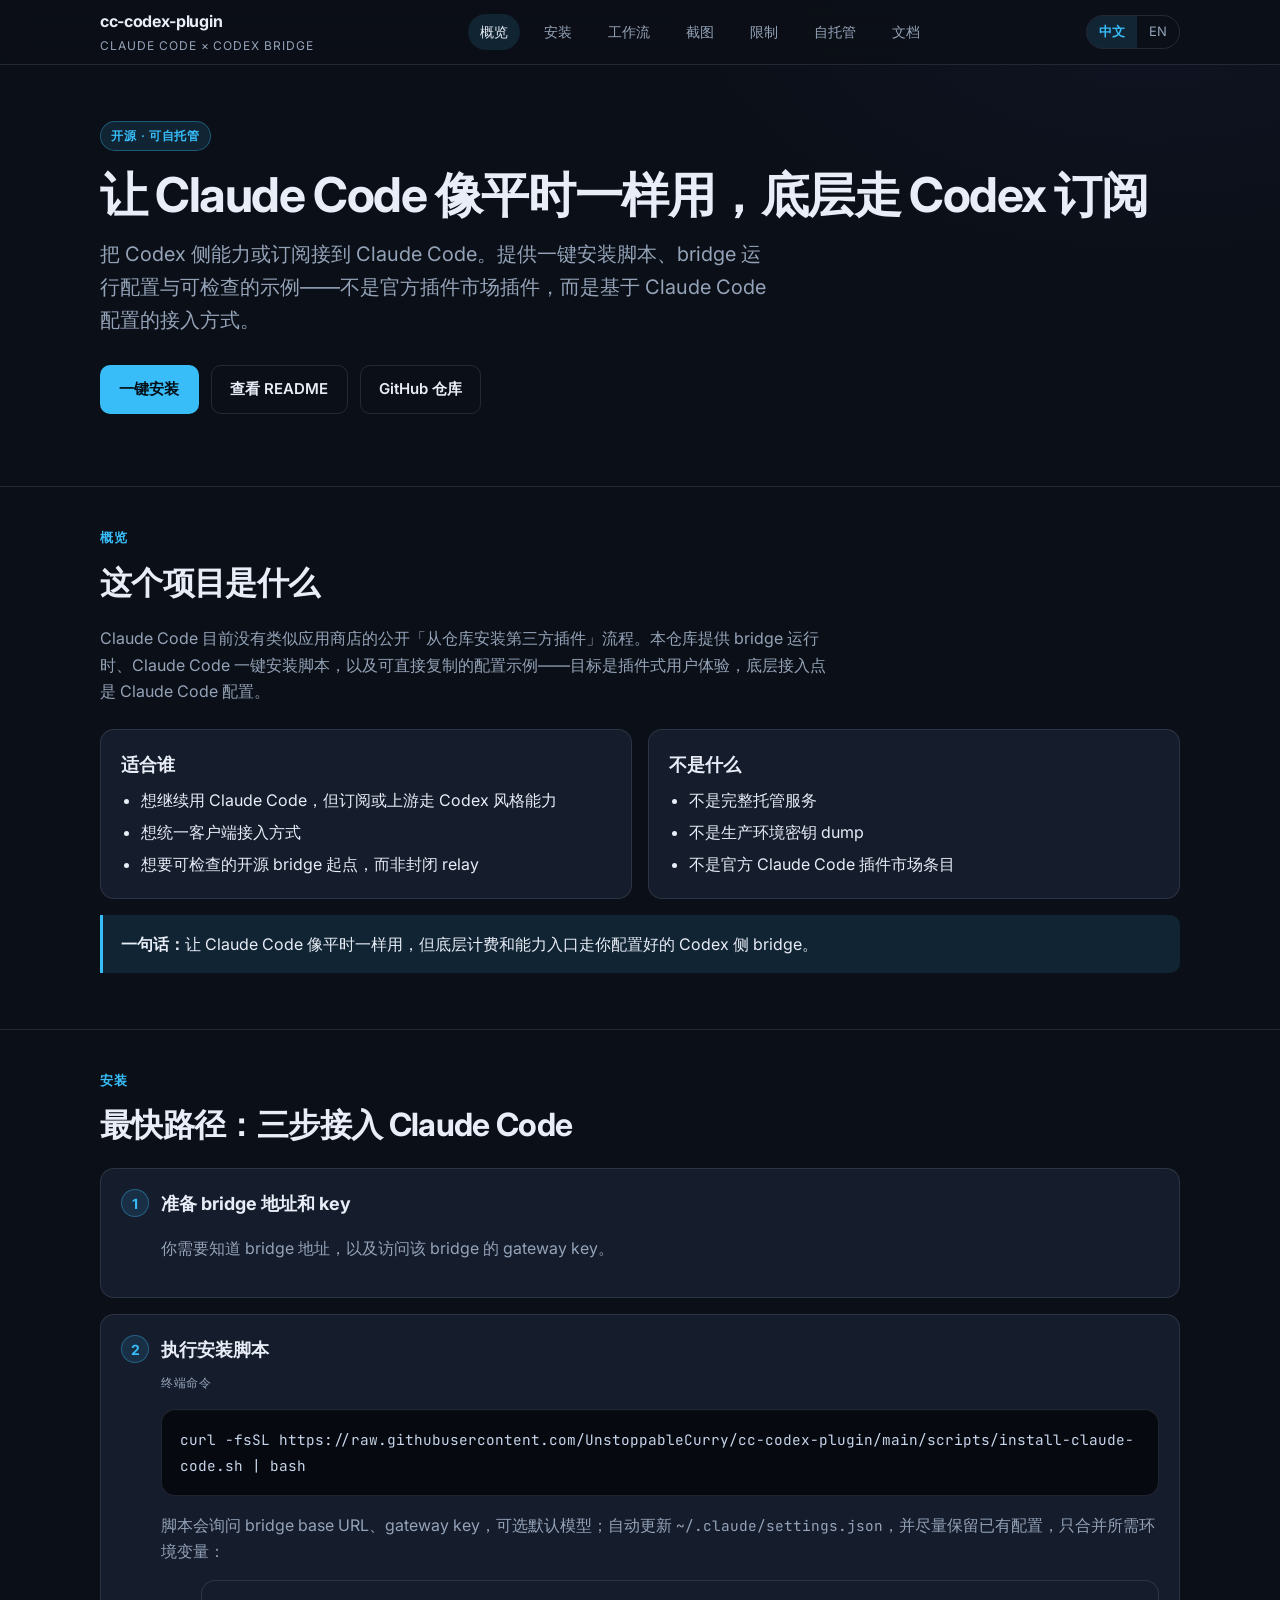
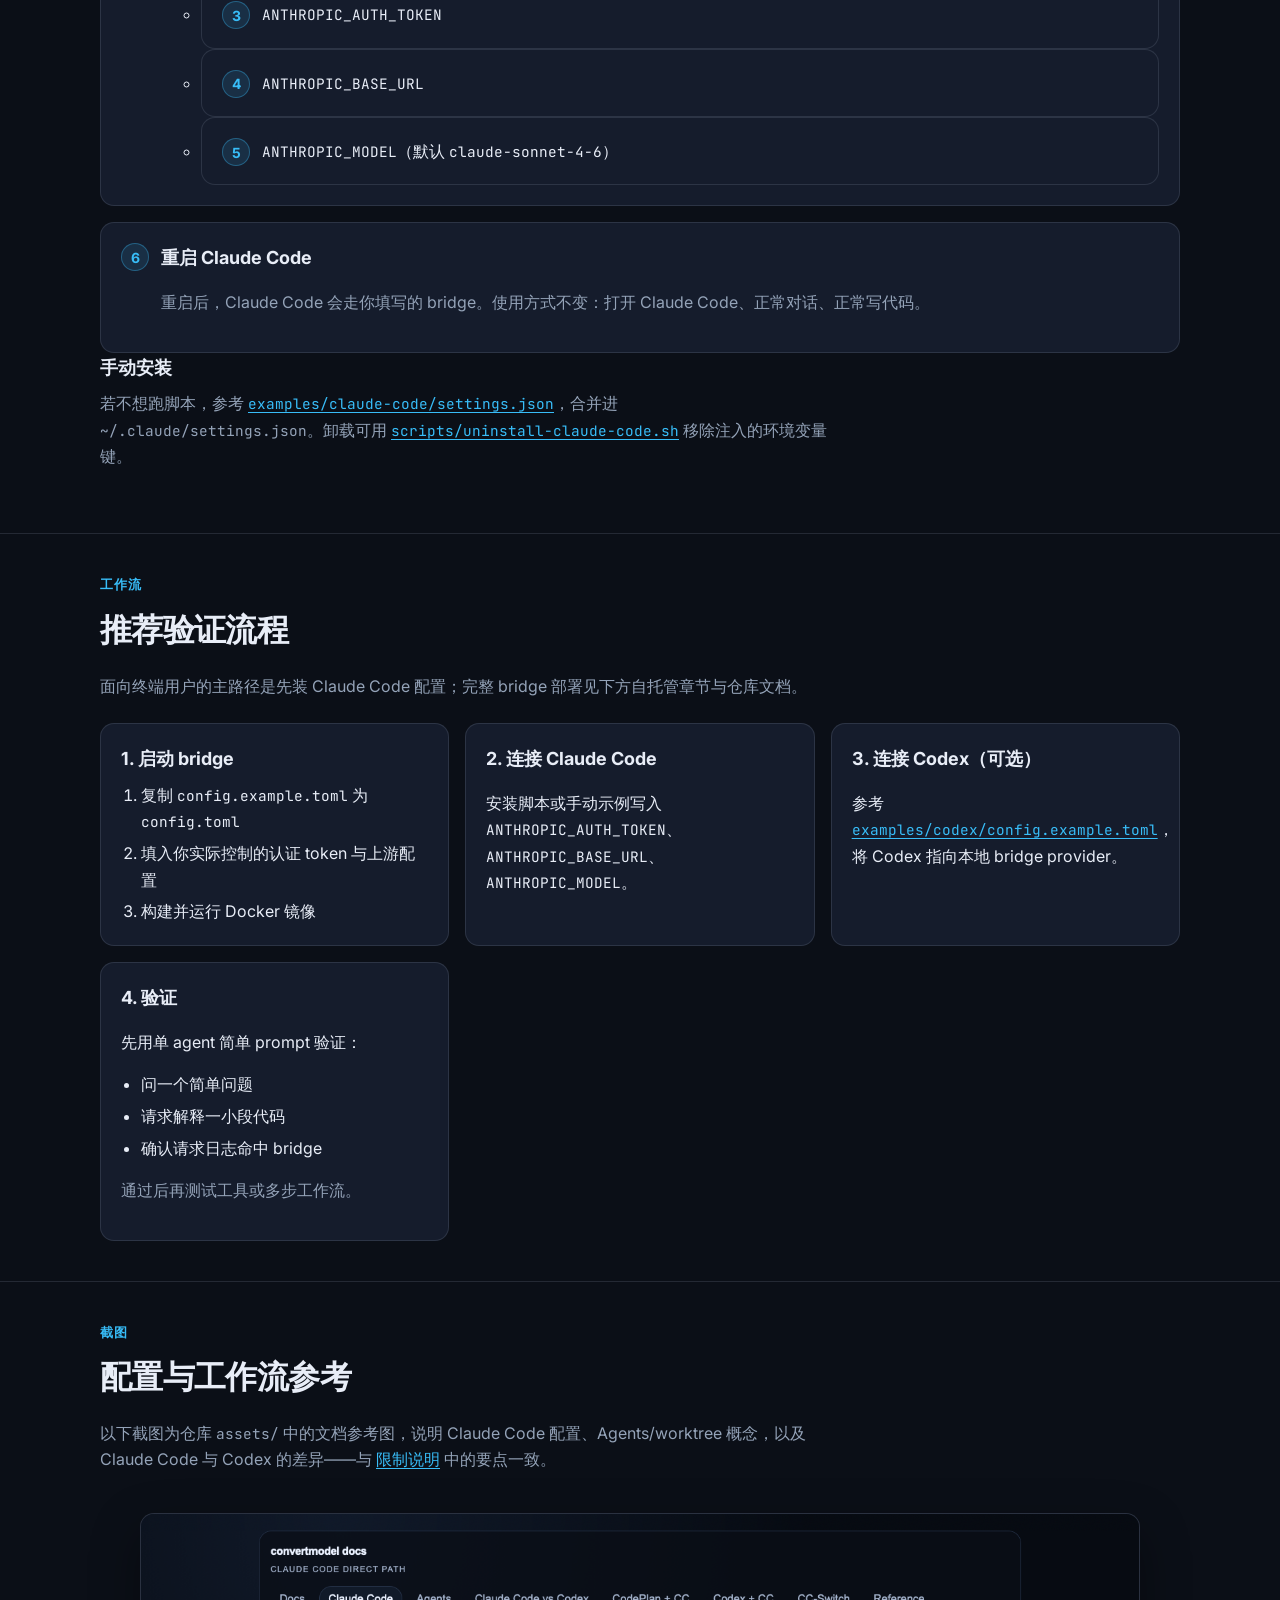
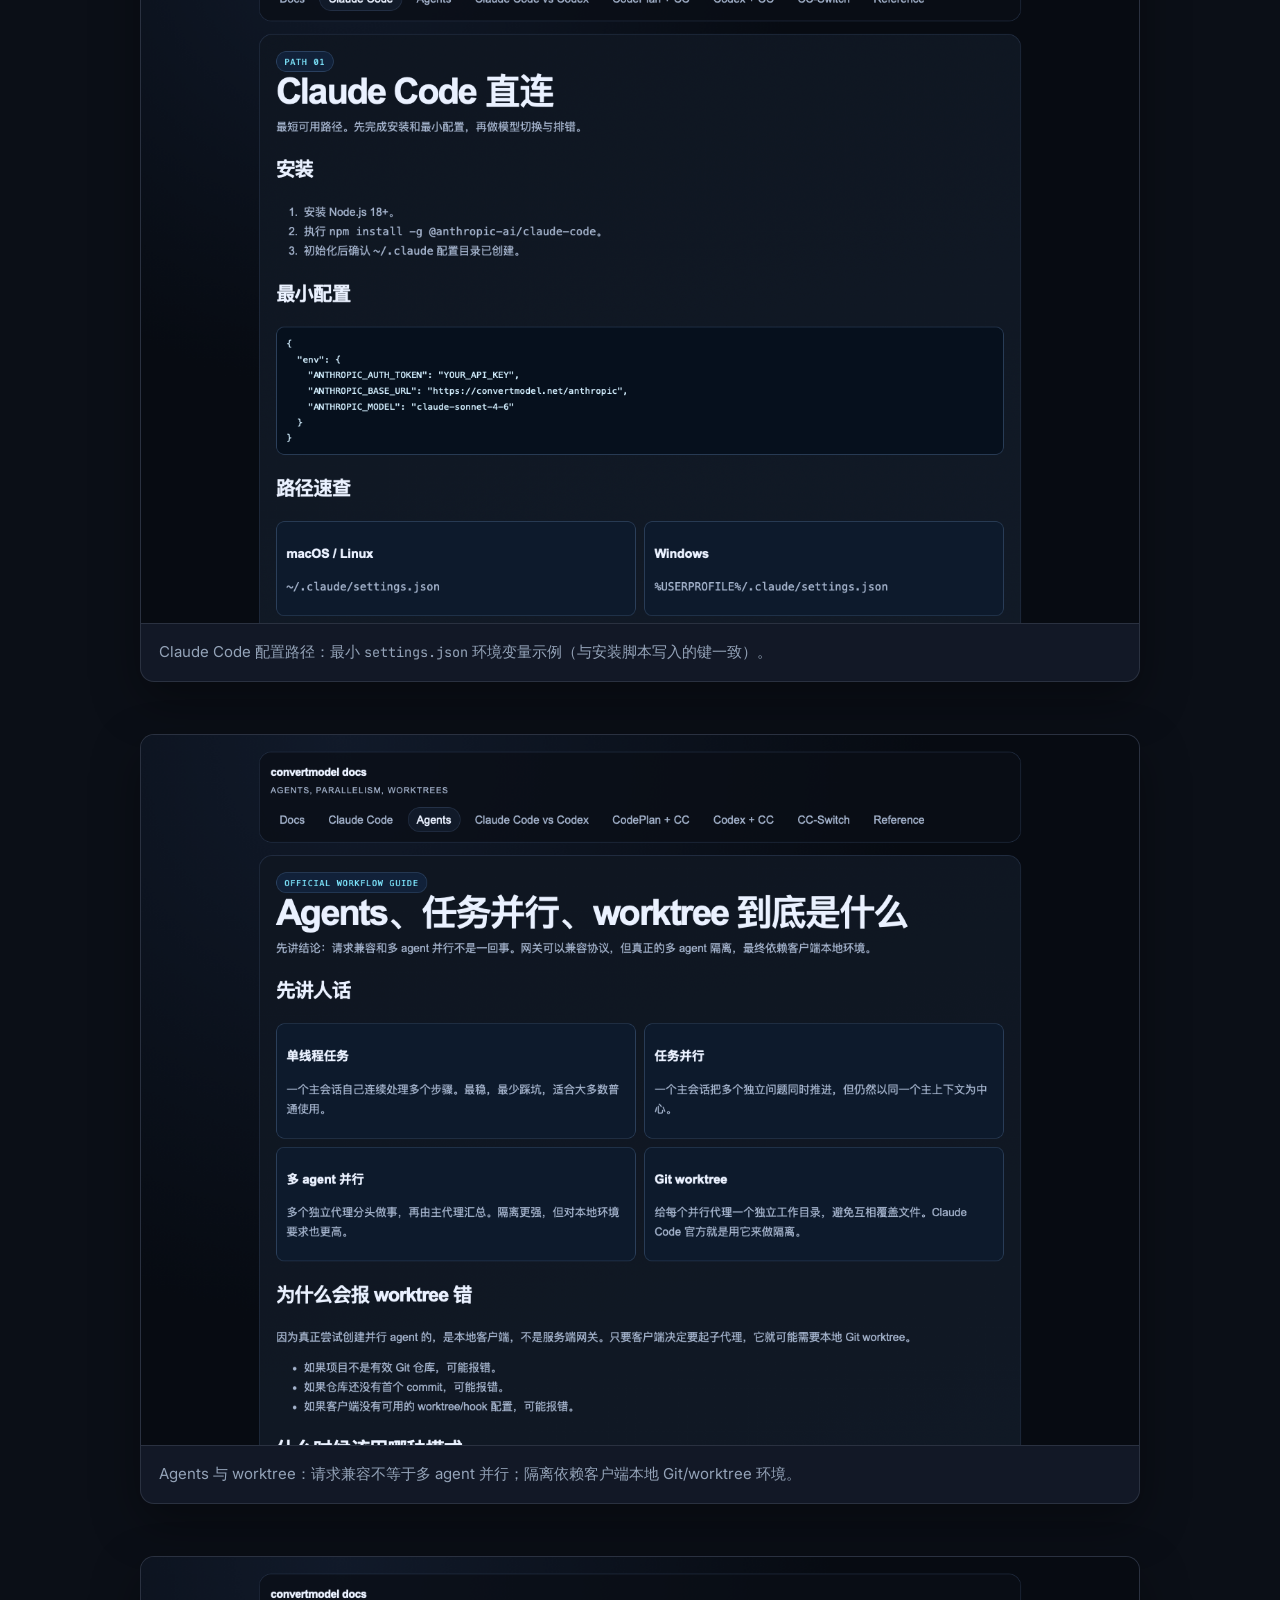
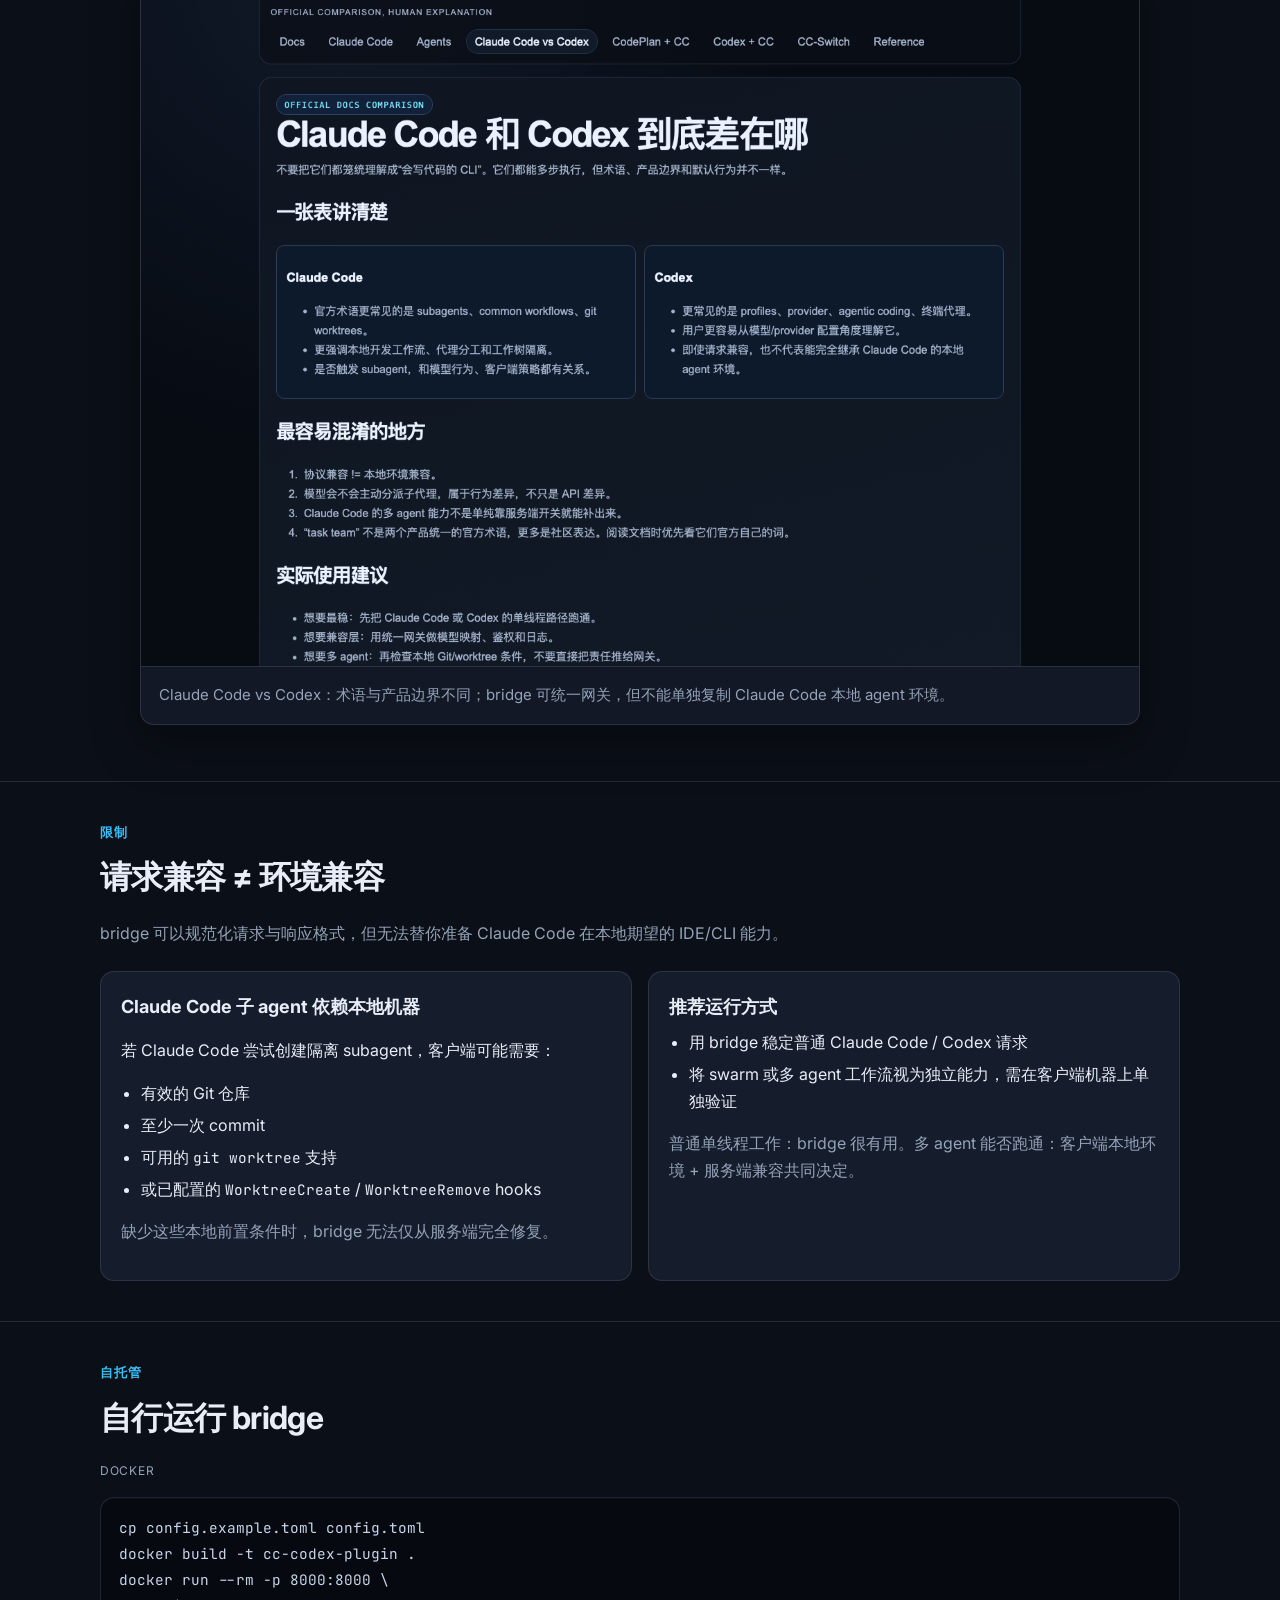
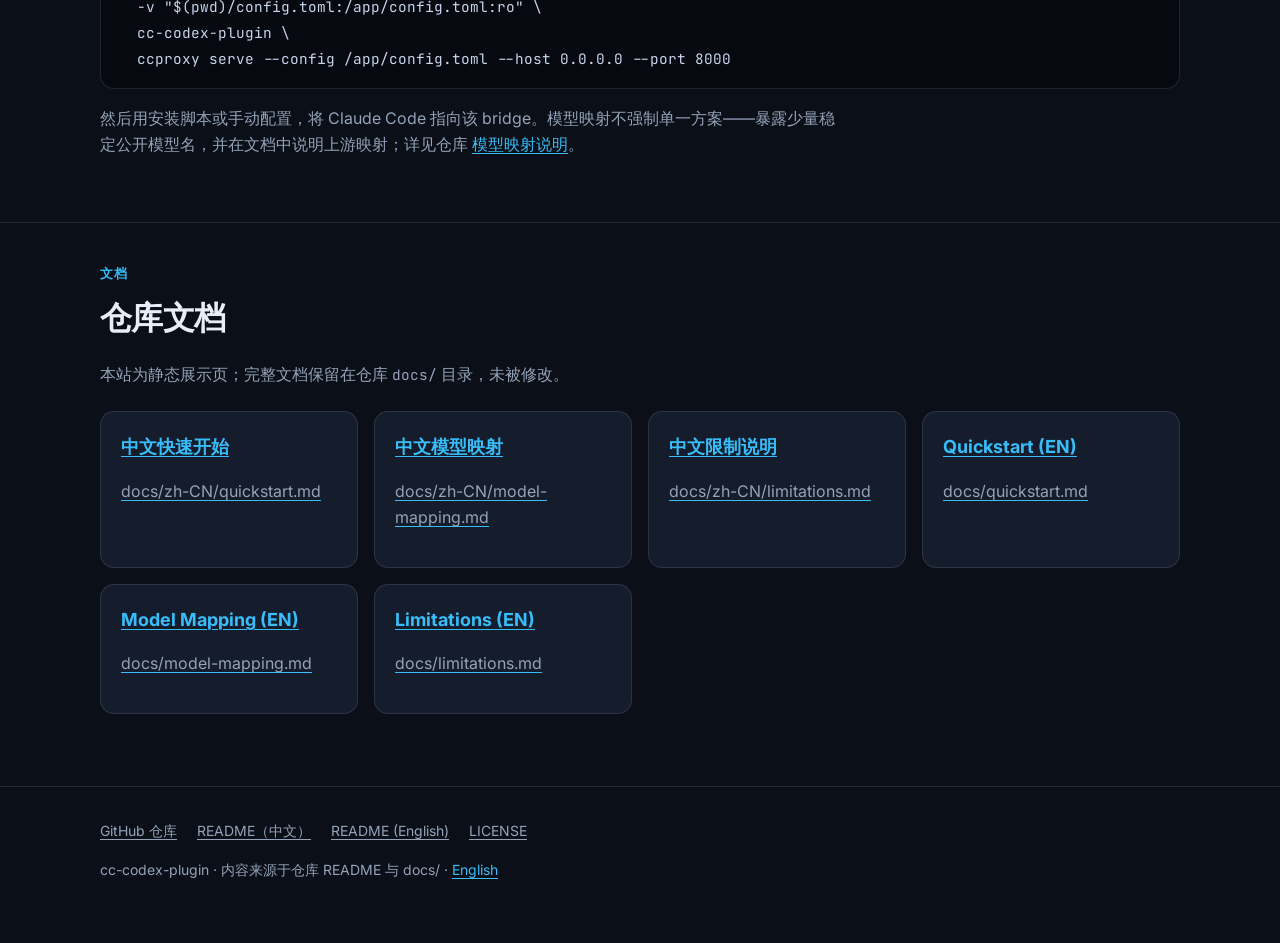
<file: site/index.html>
<!DOCTYPE html>
<html lang="zh-CN">
<head>
  <meta charset="UTF-8">
  <meta name="viewport" content="width=device-width, initial-scale=1">
  <title>cc-codex-plugin — 让 Claude Code 走 Codex 订阅</title>
  <meta name="description" content="cc-codex-plugin：一键安装脚本与 bridge 配置，让 Claude Code 继续像平时一样使用，底层走你配置的 Codex 侧 bridge。">
  <meta name="keywords" content="Claude Code,Codex,bridge,安装脚本,cc-codex-plugin">
  <link rel="canonical" href="https://unstoppablecurry.github.io/cc-codex-plugin/">
  <meta property="og:type" content="website">
  <meta property="og:title" content="cc-codex-plugin — 让 Claude Code 走 Codex 订阅">
  <meta property="og:description" content="一键安装 Claude Code 配置，接入 Codex 侧 bridge。开源、可自托管、文档完整。">
  <meta property="og:url" content="https://unstoppablecurry.github.io/cc-codex-plugin/">
  <meta property="og:locale" content="zh_CN">
  <meta property="og:locale:alternate" content="en_US">
  <meta name="twitter:card" content="summary_large_image">
  <link rel="alternate" hreflang="zh-CN" href="https://unstoppablecurry.github.io/cc-codex-plugin/">
  <link rel="alternate" hreflang="en" href="https://unstoppablecurry.github.io/cc-codex-plugin/en/">
  <link rel="preconnect" href="https://fonts.googleapis.com">
  <link rel="preconnect" href="https://fonts.gstatic.com" crossorigin>
  <link href="https://fonts.googleapis.com/css2?family=Inter:wght@400;600;700&family=JetBrains+Mono:wght@400;600&display=swap" rel="stylesheet">
  <link rel="stylesheet" href="css/style.css">
</head>
<body>
  <a class="skip-link" href="#main">跳到主要内容</a>

  <header class="site-header">
    <div class="container header-inner">
      <a class="brand" href="./" aria-label="cc-codex-plugin 首页">
        <span class="brand-name">cc-codex-plugin</span>
        <span class="brand-tag">Claude Code × Codex bridge</span>
      </a>
      <nav class="site-nav" aria-label="页面导航">
        <ul>
          <li><a href="#overview" aria-current="page">概览</a></li>
          <li><a href="#install">安装</a></li>
          <li><a href="#workflow">工作流</a></li>
          <li><a href="#screenshots">截图</a></li>
          <li><a href="#limitations">限制</a></li>
          <li><a href="#self-host">自托管</a></li>
          <li><a href="#docs">文档</a></li>
        </ul>
      </nav>
      <div class="lang-switch" role="navigation" aria-label="语言切换">
        <a href="./" aria-current="true" lang="zh-CN">中文</a>
        <a href="en/" lang="en">EN</a>
      </div>
    </div>
  </header>

  <main id="main">
    <section class="hero">
      <div class="container">
        <span class="badge">开源 · 可自托管</span>
        <h1>让 Claude Code 像平时一样用，底层走 Codex 订阅</h1>
        <p class="hero-lead">
          把 Codex 侧能力或订阅接到 Claude Code。提供一键安装脚本、bridge 运行配置与可检查的示例——不是官方插件市场插件，而是基于 Claude Code 配置的接入方式。
        </p>
        <div class="hero-actions">
          <a class="btn btn-primary" href="#install">一键安装</a>
          <a class="btn btn-secondary" href="https://github.com/UnstoppableCurry/cc-codex-plugin/blob/main/README.zh-CN.md">查看 README</a>
          <a class="btn btn-secondary" href="https://github.com/UnstoppableCurry/cc-codex-plugin">GitHub 仓库</a>
        </div>
      </div>
    </section>

    <section id="overview">
      <div class="container">
        <p class="section-label">概览</p>
        <h2>这个项目是什么</h2>
        <p class="section-intro">
          Claude Code 目前没有类似应用商店的公开「从仓库安装第三方插件」流程。本仓库提供 bridge 运行时、Claude Code 一键安装脚本，以及可直接复制的配置示例——目标是插件式用户体验，底层接入点是 Claude Code 配置。
        </p>
        <div class="grid-2">
          <article class="card">
            <h3>适合谁</h3>
            <ul>
              <li>想继续用 Claude Code，但订阅或上游走 Codex 风格能力</li>
              <li>想统一客户端接入方式</li>
              <li>想要可检查的开源 bridge 起点，而非封闭 relay</li>
            </ul>
          </article>
          <article class="card">
            <h3>不是什么</h3>
            <ul>
              <li>不是完整托管服务</li>
              <li>不是生产环境密钥 dump</li>
              <li>不是官方 Claude Code 插件市场条目</li>
            </ul>
          </article>
        </div>
        <div class="callout" role="note">
          <p><strong>一句话：</strong>让 Claude Code 像平时一样用，但底层计费和能力入口走你配置好的 Codex 侧 bridge。</p>
        </div>
      </div>
    </section>

    <section id="install">
      <div class="container">
        <p class="section-label">安装</p>
        <h2>最快路径：三步接入 Claude Code</h2>
        <ol class="steps">
          <li>
            <h3>准备 bridge 地址和 key</h3>
            <p class="card-muted">你需要知道 bridge 地址，以及访问该 bridge 的 gateway key。</p>
          </li>
          <li>
            <h3>执行安装脚本</h3>
            <span class="code-label">终端命令</span>
            <div class="code-block" role="region" aria-label="安装命令">
              <code>curl -fsSL https://raw.githubusercontent.com/UnstoppableCurry/cc-codex-plugin/main/scripts/install-claude-code.sh | bash</code>
            </div>
            <p class="card-muted">脚本会询问 bridge base URL、gateway key，可选默认模型；自动更新 <code>~/.claude/settings.json</code>，并尽量保留已有配置，只合并所需环境变量：</p>
            <ul>
              <li><code>ANTHROPIC_AUTH_TOKEN</code></li>
              <li><code>ANTHROPIC_BASE_URL</code></li>
              <li><code>ANTHROPIC_MODEL</code>（默认 <code>claude-sonnet-4-6</code>）</li>
            </ul>
          </li>
          <li>
            <h3>重启 Claude Code</h3>
            <p class="card-muted">重启后，Claude Code 会走你填写的 bridge。使用方式不变：打开 Claude Code、正常对话、正常写代码。</p>
          </li>
        </ol>
        <h3>手动安装</h3>
        <p class="section-intro">若不想跑脚本，参考 <a href="https://github.com/UnstoppableCurry/cc-codex-plugin/blob/main/examples/claude-code/settings.json"><code>examples/claude-code/settings.json</code></a>，合并进 <code>~/.claude/settings.json</code>。卸载可用 <a href="https://github.com/UnstoppableCurry/cc-codex-plugin/blob/main/scripts/uninstall-claude-code.sh"><code>scripts/uninstall-claude-code.sh</code></a> 移除注入的环境变量键。</p>
      </div>
    </section>

    <section id="workflow">
      <div class="container">
        <p class="section-label">工作流</p>
        <h2>推荐验证流程</h2>
        <p class="section-intro">面向终端用户的主路径是先装 Claude Code 配置；完整 bridge 部署见下方自托管章节与仓库文档。</p>
        <div class="grid-2">
          <article class="card">
            <h3>1. 启动 bridge</h3>
            <ol>
              <li>复制 <code>config.example.toml</code> 为 <code>config.toml</code></li>
              <li>填入你实际控制的认证 token 与上游配置</li>
              <li>构建并运行 Docker 镜像</li>
            </ol>
          </article>
          <article class="card">
            <h3>2. 连接 Claude Code</h3>
            <p>安装脚本或手动示例写入 <code>ANTHROPIC_AUTH_TOKEN</code>、<code>ANTHROPIC_BASE_URL</code>、<code>ANTHROPIC_MODEL</code>。</p>
          </article>
          <article class="card">
            <h3>3. 连接 Codex（可选）</h3>
            <p>参考 <a href="https://github.com/UnstoppableCurry/cc-codex-plugin/blob/main/examples/codex/config.example.toml"><code>examples/codex/config.example.toml</code></a>，将 Codex 指向本地 bridge provider。</p>
          </article>
          <article class="card">
            <h3>4. 验证</h3>
            <p>先用单 agent 简单 prompt 验证：</p>
            <ul>
              <li>问一个简单问题</li>
              <li>请求解释一小段代码</li>
              <li>确认请求日志命中 bridge</li>
            </ul>
            <p class="card-muted">通过后再测试工具或多步工作流。</p>
          </article>
        </div>
      </div>
    </section>

    <section id="screenshots">
      <div class="container">
        <p class="section-label">截图</p>
        <h2>配置与工作流参考</h2>
        <p class="section-intro">以下截图为仓库 <code>assets/</code> 中的文档参考图，说明 Claude Code 配置、Agents/worktree 概念，以及 Claude Code 与 Codex 的差异——与 <a href="https://github.com/UnstoppableCurry/cc-codex-plugin/blob/main/docs/zh-CN/limitations.md">限制说明</a> 中的要点一致。</p>
        <div class="gallery">
          <figure class="figure-card">
            <img src="assets/screenshot-claude-code.png" width="1200" height="675" alt="Claude Code 直连路径文档截图：展示 Node.js 安装、npm 全局安装 claude-code，以及 settings.json 中 ANTHROPIC_AUTH_TOKEN、ANTHROPIC_BASE_URL、ANTHROPIC_MODEL 环境变量最小配置示例" loading="lazy" decoding="async">
            <figcaption>Claude Code 配置路径：最小 <code>settings.json</code> 环境变量示例（与安装脚本写入的键一致）。</figcaption>
          </figure>
          <figure class="figure-card">
            <img src="assets/screenshot-agents.png" width="1200" height="675" alt="Agents 与工作流文档截图：说明单线程任务、任务并行、多 agent 并行与 Git worktree 隔离，以及本地 worktree 前置条件" loading="lazy" decoding="async">
            <figcaption>Agents 与 worktree：请求兼容不等于多 agent 并行；隔离依赖客户端本地 Git/worktree 环境。</figcaption>
          </figure>
          <figure class="figure-card">
            <img src="assets/screenshot-claude-vs-codex.png" width="1200" height="675" alt="Claude Code 与 Codex 对比文档截图：对比 subagents、worktrees 与 profiles、provider 等术语差异，强调协议兼容与本地环境兼容不是一回事" loading="lazy" decoding="async">
            <figcaption>Claude Code vs Codex：术语与产品边界不同；bridge 可统一网关，但不能单独复制 Claude Code 本地 agent 环境。</figcaption>
          </figure>
        </div>
      </div>
    </section>

    <section id="limitations">
      <div class="container">
        <p class="section-label">限制</p>
        <h2>请求兼容 ≠ 环境兼容</h2>
        <p class="section-intro">bridge 可以规范化请求与响应格式，但无法替你准备 Claude Code 在本地期望的 IDE/CLI 能力。</p>
        <div class="grid-2">
          <article class="card">
            <h3>Claude Code 子 agent 依赖本地机器</h3>
            <p>若 Claude Code 尝试创建隔离 subagent，客户端可能需要：</p>
            <ul>
              <li>有效的 Git 仓库</li>
              <li>至少一次 commit</li>
              <li>可用的 <code>git worktree</code> 支持</li>
              <li>或已配置的 <code>WorktreeCreate</code> / <code>WorktreeRemove</code> hooks</li>
            </ul>
            <p class="card-muted">缺少这些本地前置条件时，bridge 无法仅从服务端完全修复。</p>
          </article>
          <article class="card">
            <h3>推荐运行方式</h3>
            <ul>
              <li>用 bridge 稳定普通 Claude Code / Codex 请求</li>
              <li>将 swarm 或多 agent 工作流视为独立能力，需在客户端机器上单独验证</li>
            </ul>
            <p class="card-muted">普通单线程工作：bridge 很有用。多 agent 能否跑通：客户端本地环境 + 服务端兼容共同决定。</p>
          </article>
        </div>
      </div>
    </section>

    <section id="self-host">
      <div class="container">
        <p class="section-label">自托管</p>
        <h2>自行运行 bridge</h2>
        <span class="code-label">Docker</span>
        <div class="code-block" role="region" aria-label="自托管 bridge 命令">
          <code>cp config.example.toml config.toml
docker build -t cc-codex-plugin .
docker run --rm -p 8000:8000 \
  -v "$(pwd)/config.toml:/app/config.toml:ro" \
  cc-codex-plugin \
  ccproxy serve --config /app/config.toml --host 0.0.0.0 --port 8000</code>
        </div>
        <p class="section-intro">然后用安装脚本或手动配置，将 Claude Code 指向该 bridge。模型映射不强制单一方案——暴露少量稳定公开模型名，并在文档中说明上游映射；详见仓库 <a href="https://github.com/UnstoppableCurry/cc-codex-plugin/blob/main/docs/zh-CN/model-mapping.md">模型映射说明</a>。</p>
      </div>
    </section>

    <section id="docs">
      <div class="container">
        <p class="section-label">文档</p>
        <h2>仓库文档</h2>
        <p class="section-intro">本站为静态展示页；完整文档保留在仓库 <code>docs/</code> 目录，未被修改。</p>
        <div class="grid-3">
          <a class="card" href="https://github.com/UnstoppableCurry/cc-codex-plugin/blob/main/docs/zh-CN/quickstart.md">
            <h3>中文快速开始</h3>
            <p class="card-muted">docs/zh-CN/quickstart.md</p>
          </a>
          <a class="card" href="https://github.com/UnstoppableCurry/cc-codex-plugin/blob/main/docs/zh-CN/model-mapping.md">
            <h3>中文模型映射</h3>
            <p class="card-muted">docs/zh-CN/model-mapping.md</p>
          </a>
          <a class="card" href="https://github.com/UnstoppableCurry/cc-codex-plugin/blob/main/docs/zh-CN/limitations.md">
            <h3>中文限制说明</h3>
            <p class="card-muted">docs/zh-CN/limitations.md</p>
          </a>
          <a class="card" href="https://github.com/UnstoppableCurry/cc-codex-plugin/blob/main/docs/quickstart.md">
            <h3>Quickstart (EN)</h3>
            <p class="card-muted">docs/quickstart.md</p>
          </a>
          <a class="card" href="https://github.com/UnstoppableCurry/cc-codex-plugin/blob/main/docs/model-mapping.md">
            <h3>Model Mapping (EN)</h3>
            <p class="card-muted">docs/model-mapping.md</p>
          </a>
          <a class="card" href="https://github.com/UnstoppableCurry/cc-codex-plugin/blob/main/docs/limitations.md">
            <h3>Limitations (EN)</h3>
            <p class="card-muted">docs/limitations.md</p>
          </a>
        </div>
      </div>
    </section>
  </main>

  <footer class="site-footer">
    <div class="container">
      <nav class="footer-links" aria-label="外部链接">
        <a href="https://github.com/UnstoppableCurry/cc-codex-plugin">GitHub 仓库</a>
        <a href="https://github.com/UnstoppableCurry/cc-codex-plugin/blob/main/README.zh-CN.md">README（中文）</a>
        <a href="https://github.com/UnstoppableCurry/cc-codex-plugin/blob/main/README.md">README (English)</a>
        <a href="https://github.com/UnstoppableCurry/cc-codex-plugin/blob/main/LICENSE">LICENSE</a>
      </nav>
      <p>cc-codex-plugin · 内容来源于仓库 README 与 docs/ · <a href="en/">English</a></p>
    </div>
  </footer>
</body>
</html>
</file>
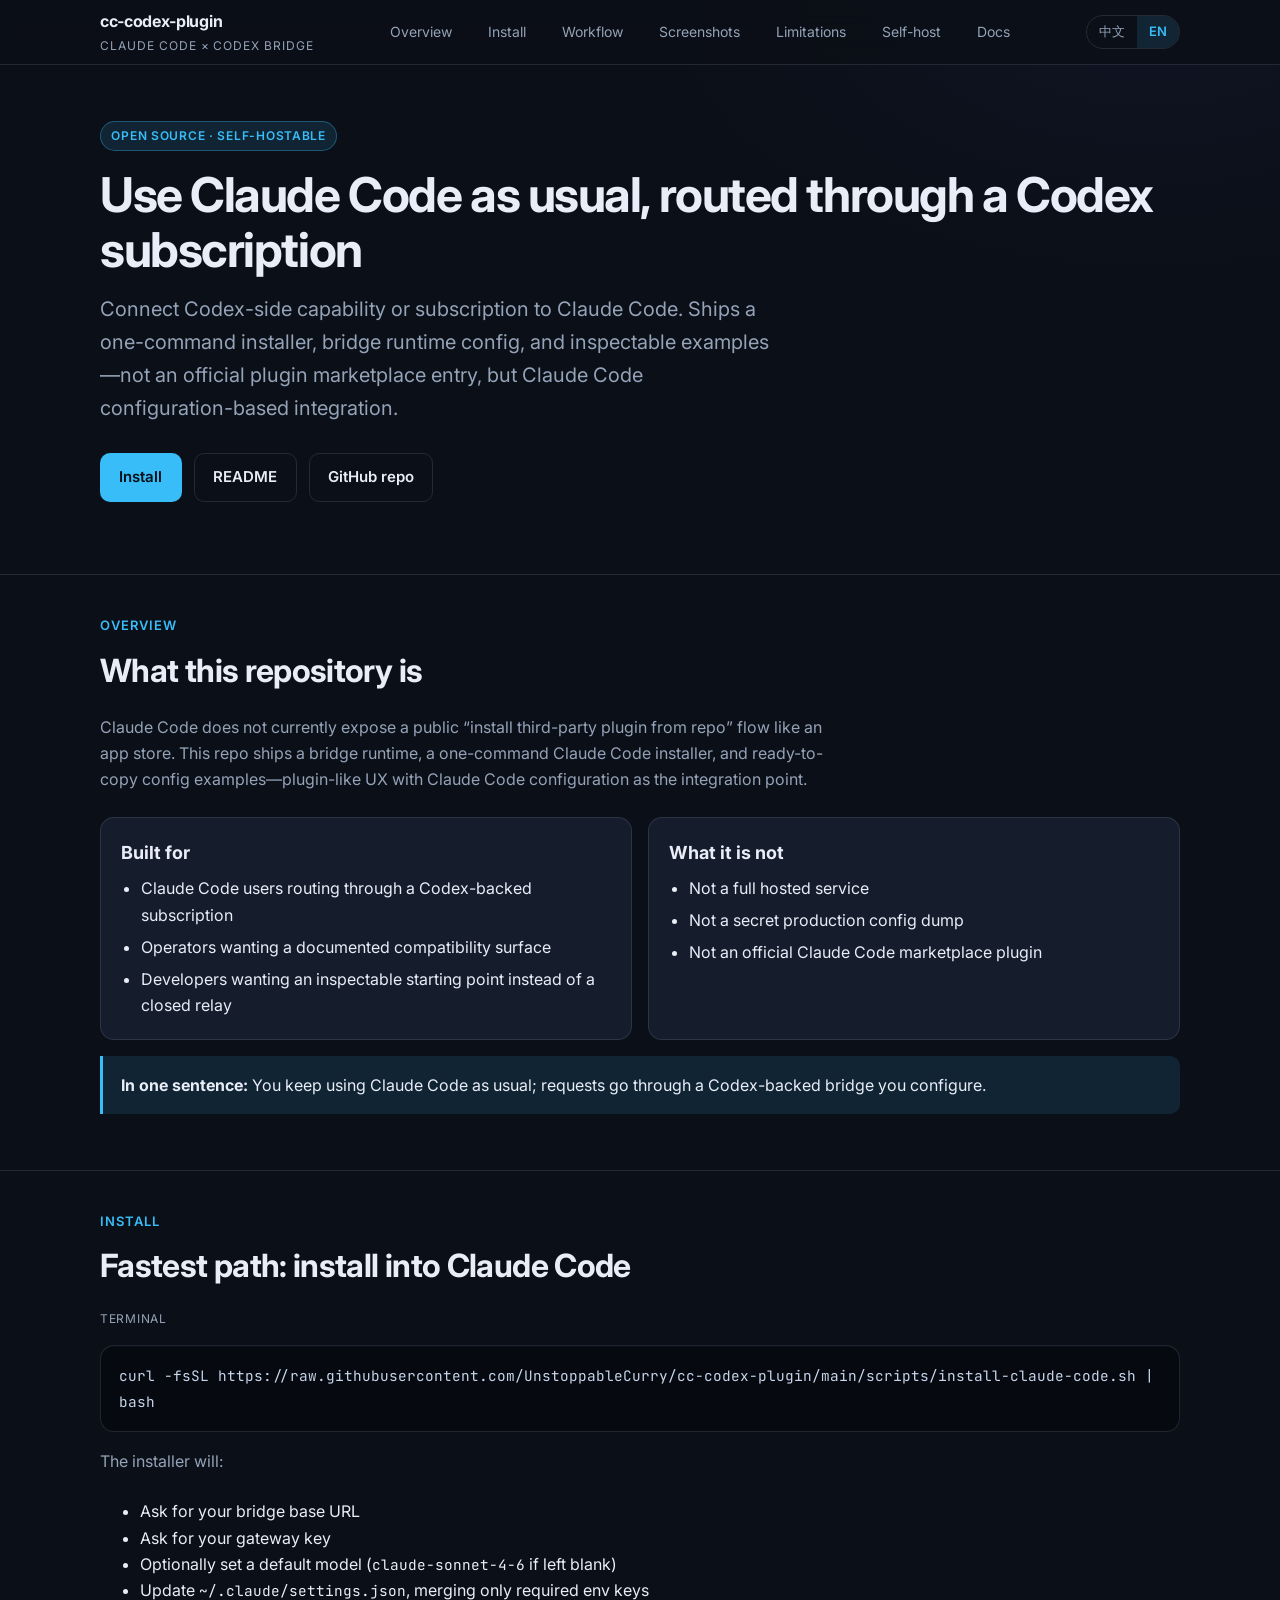
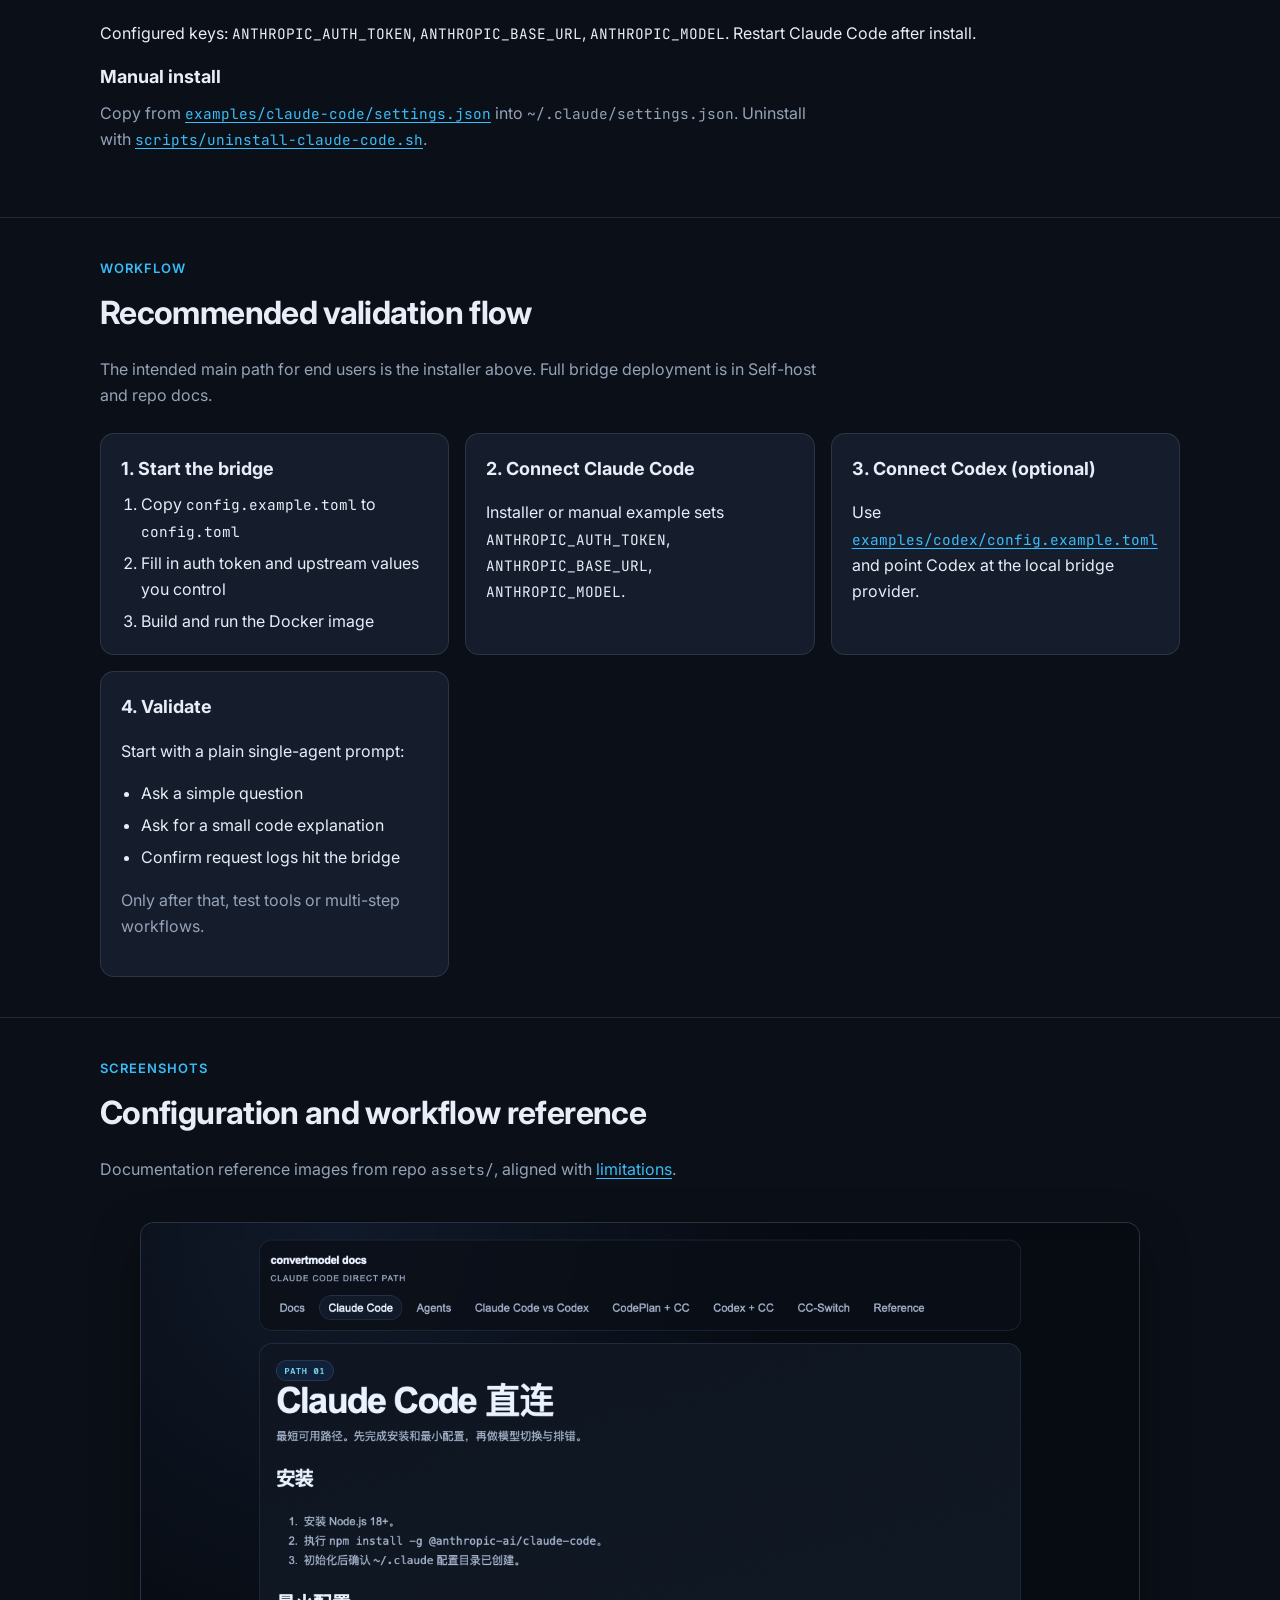
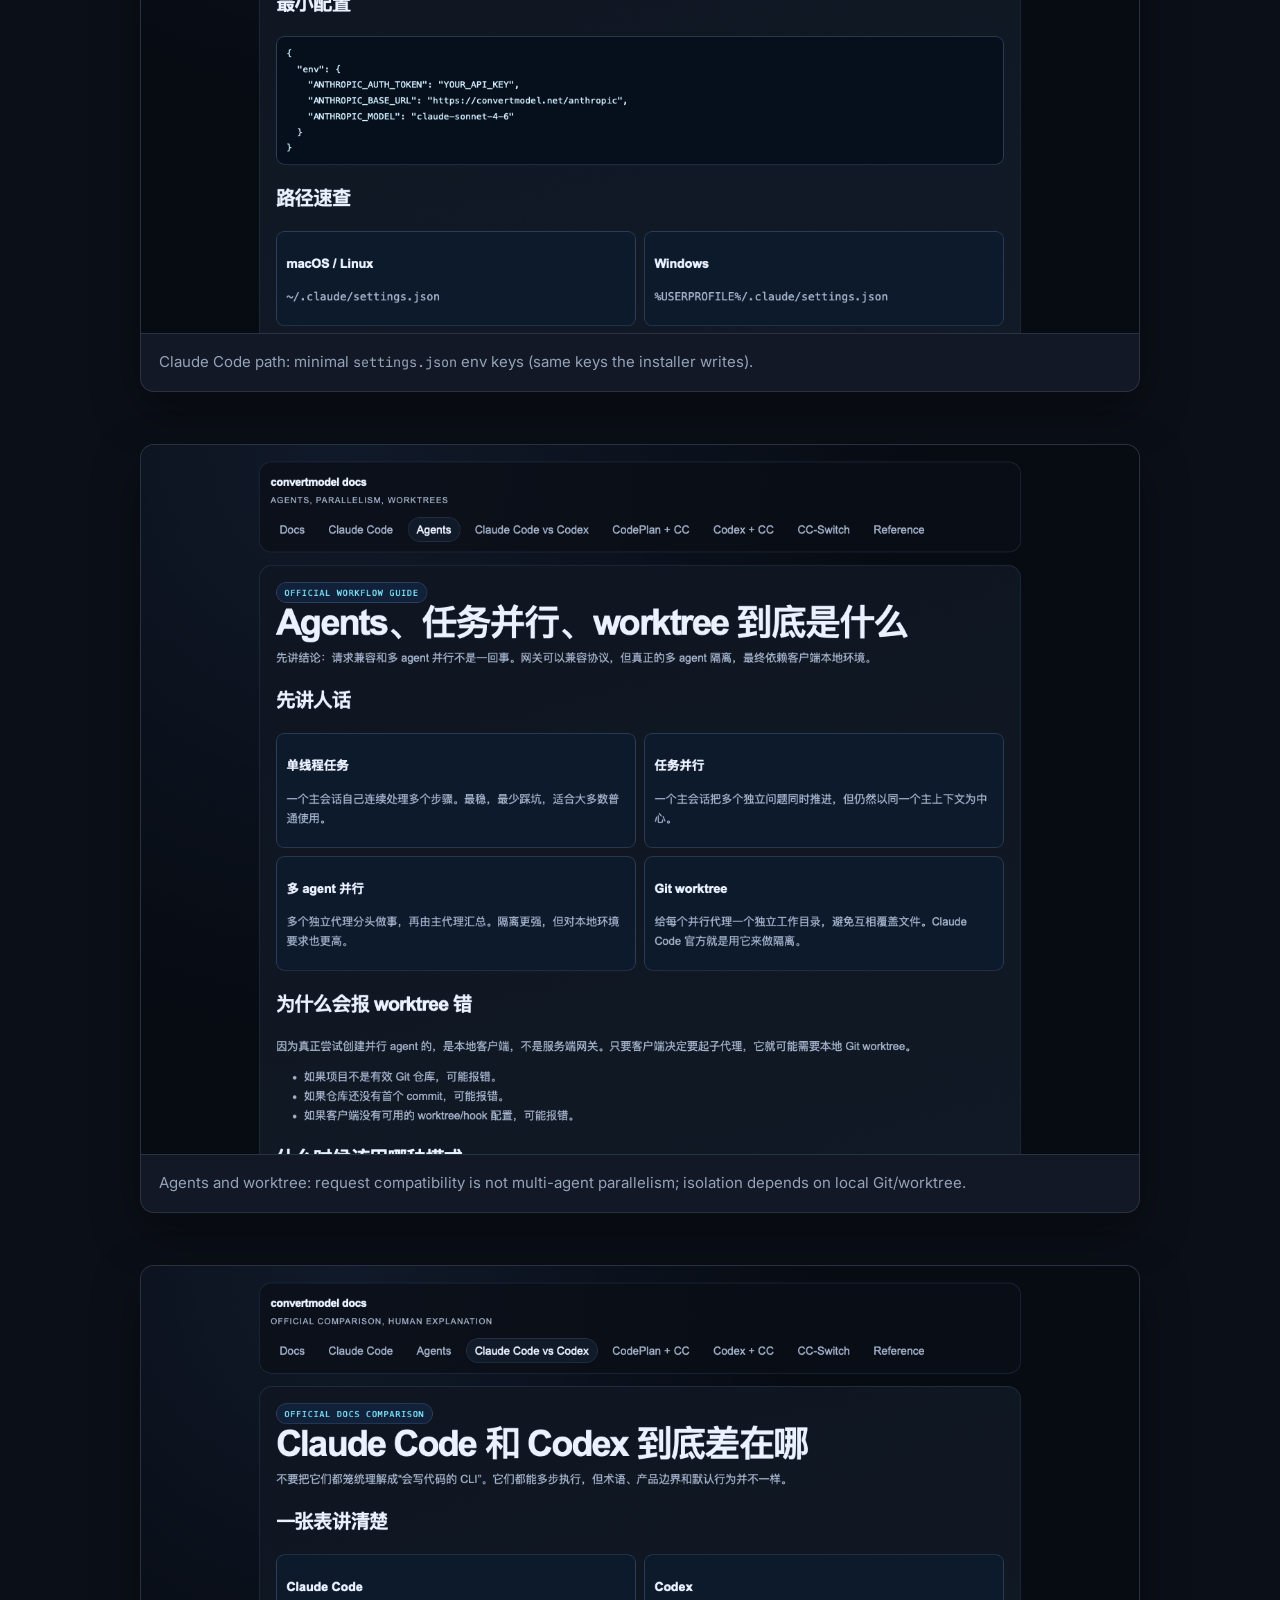
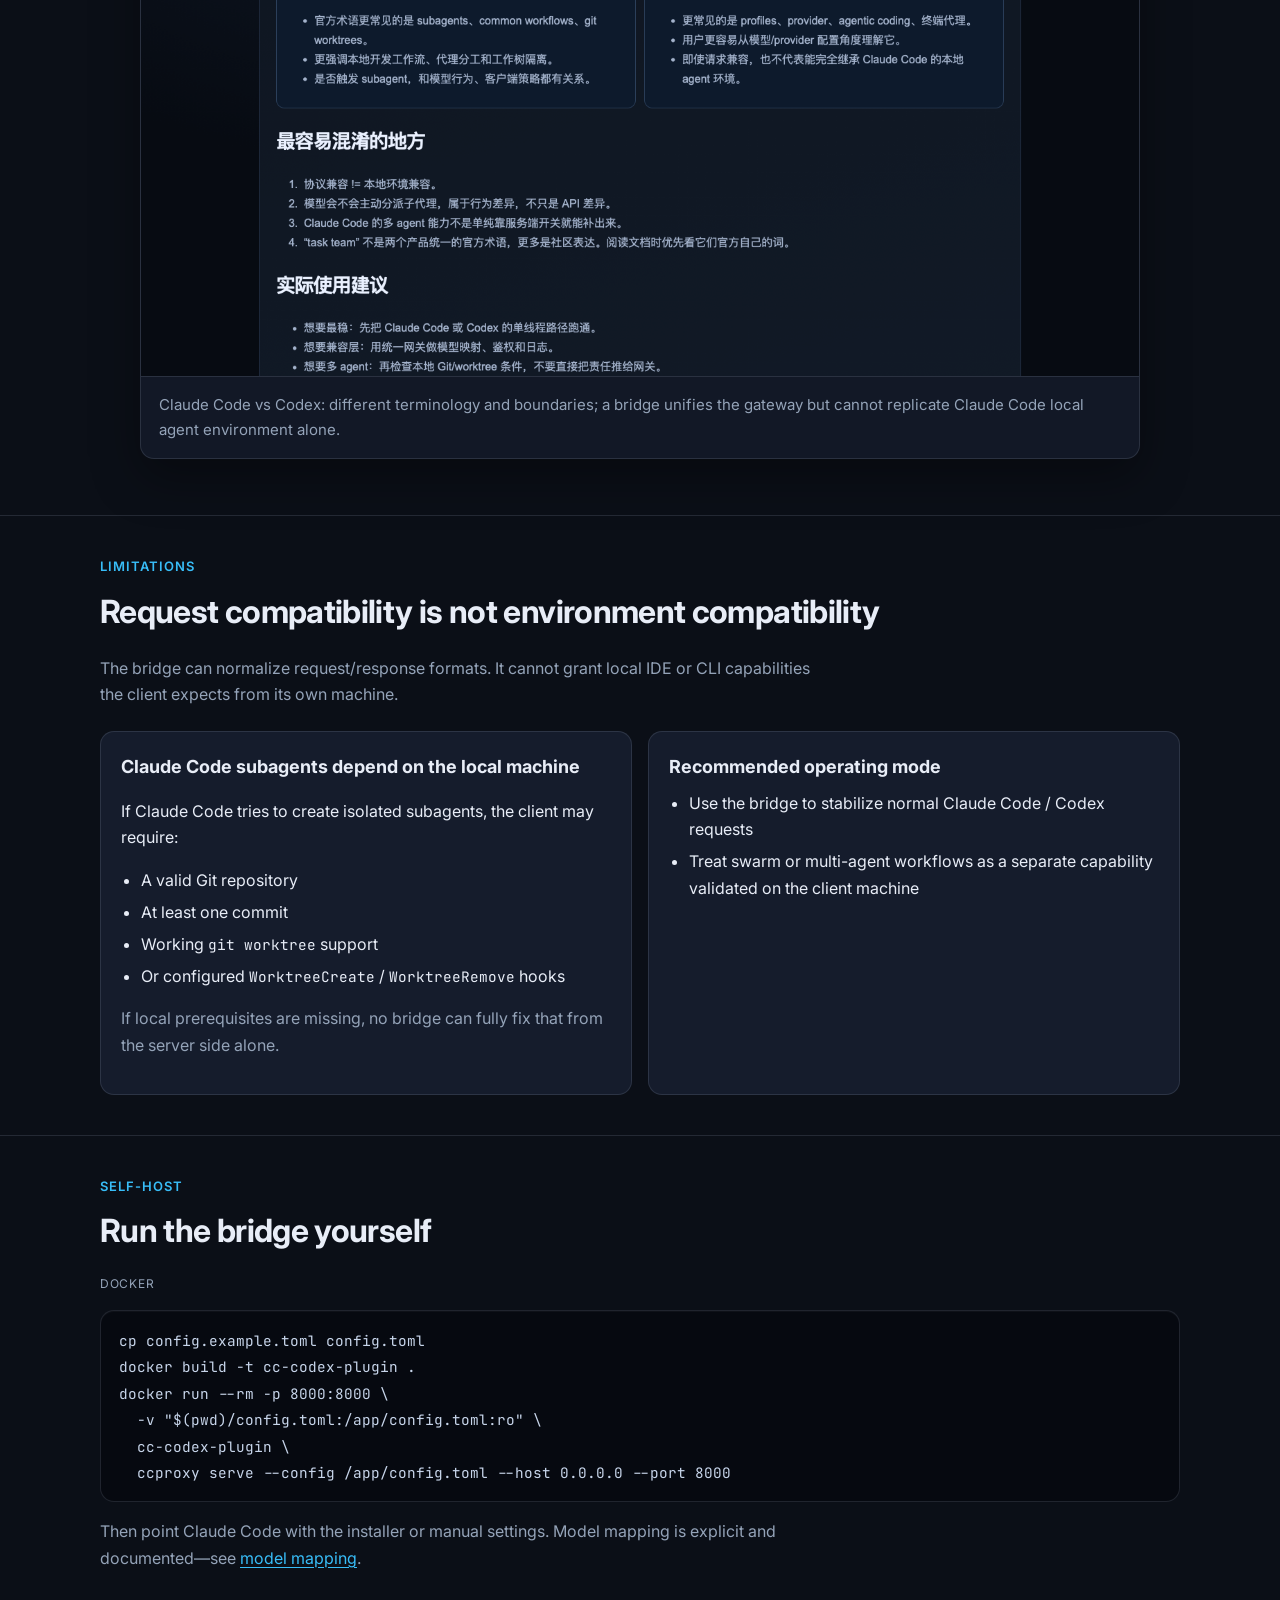
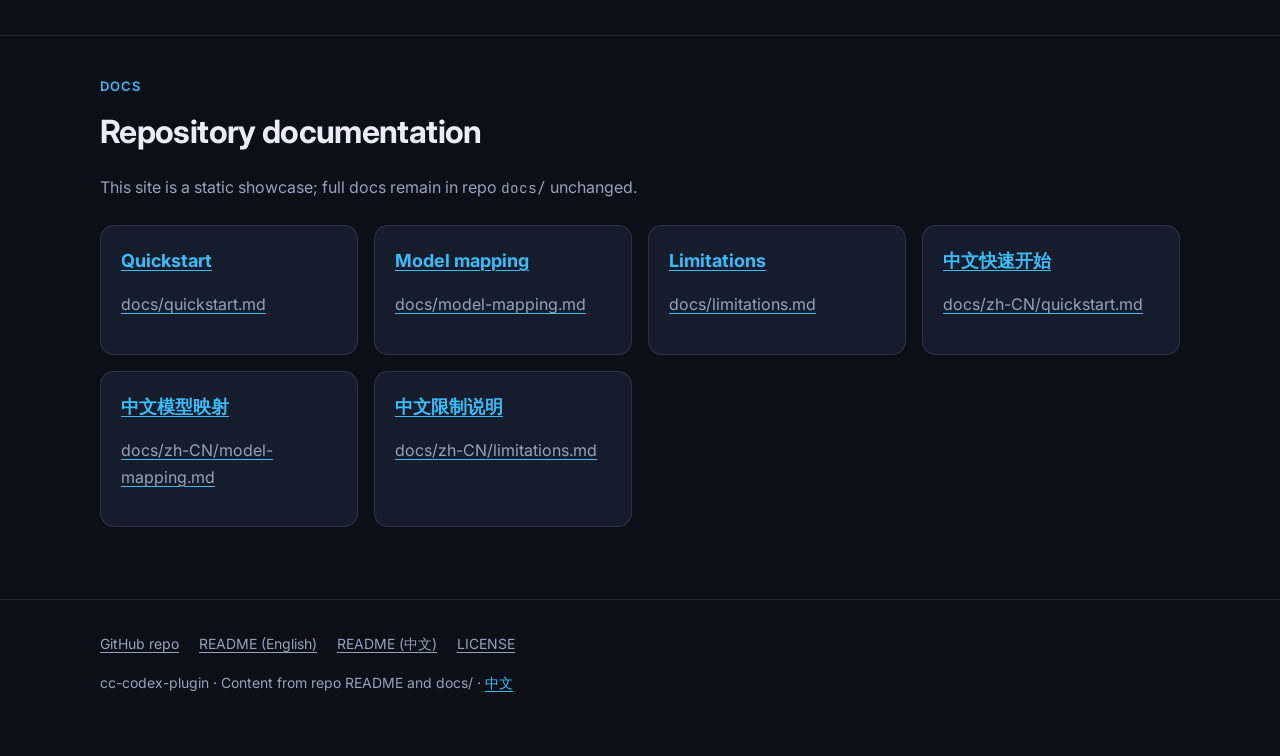
<file: site/en/index.html>
<!DOCTYPE html>
<html lang="en">
<head>
  <meta charset="UTF-8">
  <meta name="viewport" content="width=device-width, initial-scale=1">
  <title>cc-codex-plugin — Use Codex subscription from Claude Code</title>
  <meta name="description" content="cc-codex-plugin: one-command Claude Code installer and bridge config to route requests through your Codex-backed bridge.">
  <meta name="keywords" content="Claude Code,Codex,bridge,installer,cc-codex-plugin">
  <link rel="canonical" href="https://unstoppablecurry.github.io/cc-codex-plugin/en/">
  <meta property="og:type" content="website">
  <meta property="og:title" content="cc-codex-plugin — Use Codex subscription from Claude Code">
  <meta property="og:description" content="One-command Claude Code setup pointing at a Codex-backed bridge. Open source, self-hostable, documented.">
  <meta property="og:url" content="https://unstoppablecurry.github.io/cc-codex-plugin/en/">
  <meta property="og:locale" content="en_US">
  <meta property="og:locale:alternate" content="zh_CN">
  <meta name="twitter:card" content="summary_large_image">
  <link rel="alternate" hreflang="zh-CN" href="https://unstoppablecurry.github.io/cc-codex-plugin/">
  <link rel="alternate" hreflang="en" href="https://unstoppablecurry.github.io/cc-codex-plugin/en/">
  <link rel="preconnect" href="https://fonts.googleapis.com">
  <link rel="preconnect" href="https://fonts.gstatic.com" crossorigin>
  <link href="https://fonts.googleapis.com/css2?family=Inter:wght@400;600;700&family=JetBrains+Mono:wght@400;600&display=swap" rel="stylesheet">
  <link rel="stylesheet" href="../css/style.css">
</head>
<body>
  <a class="skip-link" href="#main">Skip to main content</a>

  <header class="site-header">
    <div class="container header-inner">
      <a class="brand" href="../" aria-label="cc-codex-plugin home">
        <span class="brand-name">cc-codex-plugin</span>
        <span class="brand-tag">Claude Code × Codex bridge</span>
      </a>
      <nav class="site-nav" aria-label="Page navigation">
        <ul>
          <li><a href="#overview">Overview</a></li>
          <li><a href="#install">Install</a></li>
          <li><a href="#workflow">Workflow</a></li>
          <li><a href="#screenshots">Screenshots</a></li>
          <li><a href="#limitations">Limitations</a></li>
          <li><a href="#self-host">Self-host</a></li>
          <li><a href="#docs">Docs</a></li>
        </ul>
      </nav>
      <div class="lang-switch" role="navigation" aria-label="Language">
        <a href="../" lang="zh-CN">中文</a>
        <a href="./" aria-current="true" lang="en">EN</a>
      </div>
    </div>
  </header>

  <main id="main">
    <section class="hero">
      <div class="container">
        <span class="badge">Open source · Self-hostable</span>
        <h1>Use Claude Code as usual, routed through a Codex subscription</h1>
        <p class="hero-lead">
          Connect Codex-side capability or subscription to Claude Code. Ships a one-command installer, bridge runtime config, and inspectable examples—not an official plugin marketplace entry, but Claude Code configuration-based integration.
        </p>
        <div class="hero-actions">
          <a class="btn btn-primary" href="#install">Install</a>
          <a class="btn btn-secondary" href="https://github.com/UnstoppableCurry/cc-codex-plugin/blob/main/README.md">README</a>
          <a class="btn btn-secondary" href="https://github.com/UnstoppableCurry/cc-codex-plugin">GitHub repo</a>
        </div>
      </div>
    </section>

    <section id="overview">
      <div class="container">
        <p class="section-label">Overview</p>
        <h2>What this repository is</h2>
        <p class="section-intro">
          Claude Code does not currently expose a public “install third-party plugin from repo” flow like an app store. This repo ships a bridge runtime, a one-command Claude Code installer, and ready-to-copy config examples—plugin-like UX with Claude Code configuration as the integration point.
        </p>
        <div class="grid-2">
          <article class="card">
            <h3>Built for</h3>
            <ul>
              <li>Claude Code users routing through a Codex-backed subscription</li>
              <li>Operators wanting a documented compatibility surface</li>
              <li>Developers wanting an inspectable starting point instead of a closed relay</li>
            </ul>
          </article>
          <article class="card">
            <h3>What it is not</h3>
            <ul>
              <li>Not a full hosted service</li>
              <li>Not a secret production config dump</li>
              <li>Not an official Claude Code marketplace plugin</li>
            </ul>
          </article>
        </div>
        <div class="callout" role="note">
          <p><strong>In one sentence:</strong> You keep using Claude Code as usual; requests go through a Codex-backed bridge you configure.</p>
        </div>
      </div>
    </section>

    <section id="install">
      <div class="container">
        <p class="section-label">Install</p>
        <h2>Fastest path: install into Claude Code</h2>
        <span class="code-label">Terminal</span>
        <div class="code-block" role="region" aria-label="Install command">
          <code>curl -fsSL https://raw.githubusercontent.com/UnstoppableCurry/cc-codex-plugin/main/scripts/install-claude-code.sh | bash</code>
        </div>
        <p class="section-intro">The installer will:</p>
        <ul>
          <li>Ask for your bridge base URL</li>
          <li>Ask for your gateway key</li>
          <li>Optionally set a default model (<code>claude-sonnet-4-6</code> if left blank)</li>
          <li>Update <code>~/.claude/settings.json</code>, merging only required env keys</li>
        </ul>
        <p>Configured keys: <code>ANTHROPIC_AUTH_TOKEN</code>, <code>ANTHROPIC_BASE_URL</code>, <code>ANTHROPIC_MODEL</code>. Restart Claude Code after install.</p>
        <h3>Manual install</h3>
        <p class="section-intro">Copy from <a href="https://github.com/UnstoppableCurry/cc-codex-plugin/blob/main/examples/claude-code/settings.json"><code>examples/claude-code/settings.json</code></a> into <code>~/.claude/settings.json</code>. Uninstall with <a href="https://github.com/UnstoppableCurry/cc-codex-plugin/blob/main/scripts/uninstall-claude-code.sh"><code>scripts/uninstall-claude-code.sh</code></a>.</p>
      </div>
    </section>

    <section id="workflow">
      <div class="container">
        <p class="section-label">Workflow</p>
        <h2>Recommended validation flow</h2>
        <p class="section-intro">The intended main path for end users is the installer above. Full bridge deployment is in Self-host and repo docs.</p>
        <div class="grid-2">
          <article class="card">
            <h3>1. Start the bridge</h3>
            <ol>
              <li>Copy <code>config.example.toml</code> to <code>config.toml</code></li>
              <li>Fill in auth token and upstream values you control</li>
              <li>Build and run the Docker image</li>
            </ol>
          </article>
          <article class="card">
            <h3>2. Connect Claude Code</h3>
            <p>Installer or manual example sets <code>ANTHROPIC_AUTH_TOKEN</code>, <code>ANTHROPIC_BASE_URL</code>, <code>ANTHROPIC_MODEL</code>.</p>
          </article>
          <article class="card">
            <h3>3. Connect Codex (optional)</h3>
            <p>Use <a href="https://github.com/UnstoppableCurry/cc-codex-plugin/blob/main/examples/codex/config.example.toml"><code>examples/codex/config.example.toml</code></a> and point Codex at the local bridge provider.</p>
          </article>
          <article class="card">
            <h3>4. Validate</h3>
            <p>Start with a plain single-agent prompt:</p>
            <ul>
              <li>Ask a simple question</li>
              <li>Ask for a small code explanation</li>
              <li>Confirm request logs hit the bridge</li>
            </ul>
            <p class="card-muted">Only after that, test tools or multi-step workflows.</p>
          </article>
        </div>
      </div>
    </section>

    <section id="screenshots">
      <div class="container">
        <p class="section-label">Screenshots</p>
        <h2>Configuration and workflow reference</h2>
        <p class="section-intro">Documentation reference images from repo <code>assets/</code>, aligned with <a href="https://github.com/UnstoppableCurry/cc-codex-plugin/blob/main/docs/limitations.md">limitations</a>.</p>
        <div class="gallery">
          <figure class="figure-card">
            <img src="../assets/screenshot-claude-code.png" width="1200" height="675" alt="Claude Code direct path documentation: Node.js install, npm global claude-code, and minimal settings.json env vars ANTHROPIC_AUTH_TOKEN, ANTHROPIC_BASE_URL, ANTHROPIC_MODEL" loading="lazy" decoding="async">
            <figcaption>Claude Code path: minimal <code>settings.json</code> env keys (same keys the installer writes).</figcaption>
          </figure>
          <figure class="figure-card">
            <img src="../assets/screenshot-agents.png" width="1200" height="675" alt="Agents workflow documentation: single-thread tasks, parallelism, multi-agent isolation via Git worktree, and local prerequisites" loading="lazy" decoding="async">
            <figcaption>Agents and worktree: request compatibility is not multi-agent parallelism; isolation depends on local Git/worktree.</figcaption>
          </figure>
          <figure class="figure-card">
            <img src="../assets/screenshot-claude-vs-codex.png" width="1200" height="675" alt="Claude Code vs Codex comparison: subagents and worktrees vs profiles and provider; protocol vs local environment compatibility" loading="lazy" decoding="async">
            <figcaption>Claude Code vs Codex: different terminology and boundaries; a bridge unifies the gateway but cannot replicate Claude Code local agent environment alone.</figcaption>
          </figure>
        </div>
      </div>
    </section>

    <section id="limitations">
      <div class="container">
        <p class="section-label">Limitations</p>
        <h2>Request compatibility is not environment compatibility</h2>
        <p class="section-intro">The bridge can normalize request/response formats. It cannot grant local IDE or CLI capabilities the client expects from its own machine.</p>
        <div class="grid-2">
          <article class="card">
            <h3>Claude Code subagents depend on the local machine</h3>
            <p>If Claude Code tries to create isolated subagents, the client may require:</p>
            <ul>
              <li>A valid Git repository</li>
              <li>At least one commit</li>
              <li>Working <code>git worktree</code> support</li>
              <li>Or configured <code>WorktreeCreate</code> / <code>WorktreeRemove</code> hooks</li>
            </ul>
            <p class="card-muted">If local prerequisites are missing, no bridge can fully fix that from the server side alone.</p>
          </article>
          <article class="card">
            <h3>Recommended operating mode</h3>
            <ul>
              <li>Use the bridge to stabilize normal Claude Code / Codex requests</li>
              <li>Treat swarm or multi-agent workflows as a separate capability validated on the client machine</li>
            </ul>
          </article>
        </div>
      </div>
    </section>

    <section id="self-host">
      <div class="container">
        <p class="section-label">Self-host</p>
        <h2>Run the bridge yourself</h2>
        <span class="code-label">Docker</span>
        <div class="code-block" role="region" aria-label="Self-host bridge commands">
          <code>cp config.example.toml config.toml
docker build -t cc-codex-plugin .
docker run --rm -p 8000:8000 \
  -v "$(pwd)/config.toml:/app/config.toml:ro" \
  cc-codex-plugin \
  ccproxy serve --config /app/config.toml --host 0.0.0.0 --port 8000</code>
        </div>
        <p class="section-intro">Then point Claude Code with the installer or manual settings. Model mapping is explicit and documented—see <a href="https://github.com/UnstoppableCurry/cc-codex-plugin/blob/main/docs/model-mapping.md">model mapping</a>.</p>
      </div>
    </section>

    <section id="docs">
      <div class="container">
        <p class="section-label">Docs</p>
        <h2>Repository documentation</h2>
        <p class="section-intro">This site is a static showcase; full docs remain in repo <code>docs/</code> unchanged.</p>
        <div class="grid-3">
          <a class="card" href="https://github.com/UnstoppableCurry/cc-codex-plugin/blob/main/docs/quickstart.md">
            <h3>Quickstart</h3>
            <p class="card-muted">docs/quickstart.md</p>
          </a>
          <a class="card" href="https://github.com/UnstoppableCurry/cc-codex-plugin/blob/main/docs/model-mapping.md">
            <h3>Model mapping</h3>
            <p class="card-muted">docs/model-mapping.md</p>
          </a>
          <a class="card" href="https://github.com/UnstoppableCurry/cc-codex-plugin/blob/main/docs/limitations.md">
            <h3>Limitations</h3>
            <p class="card-muted">docs/limitations.md</p>
          </a>
          <a class="card" href="https://github.com/UnstoppableCurry/cc-codex-plugin/blob/main/docs/zh-CN/quickstart.md">
            <h3>中文快速开始</h3>
            <p class="card-muted">docs/zh-CN/quickstart.md</p>
          </a>
          <a class="card" href="https://github.com/UnstoppableCurry/cc-codex-plugin/blob/main/docs/zh-CN/model-mapping.md">
            <h3>中文模型映射</h3>
            <p class="card-muted">docs/zh-CN/model-mapping.md</p>
          </a>
          <a class="card" href="https://github.com/UnstoppableCurry/cc-codex-plugin/blob/main/docs/zh-CN/limitations.md">
            <h3>中文限制说明</h3>
            <p class="card-muted">docs/zh-CN/limitations.md</p>
          </a>
        </div>
      </div>
    </section>
  </main>

  <footer class="site-footer">
    <div class="container">
      <nav class="footer-links" aria-label="External links">
        <a href="https://github.com/UnstoppableCurry/cc-codex-plugin">GitHub repo</a>
        <a href="https://github.com/UnstoppableCurry/cc-codex-plugin/blob/main/README.md">README (English)</a>
        <a href="https://github.com/UnstoppableCurry/cc-codex-plugin/blob/main/README.zh-CN.md">README (中文)</a>
        <a href="https://github.com/UnstoppableCurry/cc-codex-plugin/blob/main/LICENSE">LICENSE</a>
      </nav>
      <p>cc-codex-plugin · Content from repo README and docs/ · <a href="../">中文</a></p>
    </div>
  </footer>
</body>
</html>
</file>
<file: site/css/style.css>
/* cc-codex-plugin — static GitHub Pages showcase */

:root {
  --bg: #0b0f17;
  --bg-elevated: #121826;
  --bg-card: #151c2c;
  --border: rgba(148, 163, 184, 0.18);
  --text: #e8edf7;
  --text-muted: #94a3b8;
  --accent: #38bdf8;
  --accent-soft: rgba(56, 189, 248, 0.12);
  --accent-border: rgba(56, 189, 248, 0.35);
  --success: #34d399;
  --radius: 14px;
  --radius-sm: 10px;
  --shadow: 0 18px 48px rgba(0, 0, 0, 0.35);
  --font: "Inter", "Segoe UI", system-ui, -apple-system, sans-serif;
  --font-mono: "JetBrains Mono", "SF Mono", "Fira Code", ui-monospace, monospace;
  --max-width: 1080px;
  --header-h: 64px;
}

*,
*::before,
*::after {
  box-sizing: border-box;
}

html {
  scroll-behavior: smooth;
}

body {
  margin: 0;
  font-family: var(--font);
  font-size: 1rem;
  line-height: 1.65;
  color: var(--text);
  background:
    radial-gradient(1200px 600px at 10% -10%, rgba(56, 189, 248, 0.08), transparent 60%),
    radial-gradient(900px 500px at 90% 0%, rgba(99, 102, 241, 0.06), transparent 55%),
    var(--bg);
  min-height: 100vh;
}

.skip-link {
  position: absolute;
  left: -9999px;
  top: 0;
  z-index: 9999;
  padding: 0.75rem 1rem;
  background: var(--accent);
  color: #0b0f17;
  font-weight: 600;
  text-decoration: none;
  border-radius: 0 0 var(--radius-sm) var(--radius-sm);
}

.skip-link:focus {
  left: 1rem;
}

a {
  color: var(--accent);
  text-decoration-thickness: 1px;
  text-underline-offset: 3px;
}

a:hover {
  text-decoration: none;
}

code,
pre {
  font-family: var(--font-mono);
  font-size: 0.9em;
}

pre {
  margin: 0;
  overflow-x: auto;
}

.container {
  width: min(100% - 2rem, var(--max-width));
  margin-inline: auto;
}

/* Header */
.site-header {
  position: sticky;
  top: 0;
  z-index: 100;
  backdrop-filter: blur(14px);
  background: rgba(11, 15, 23, 0.82);
  border-bottom: 1px solid var(--border);
}

.header-inner {
  display: flex;
  align-items: center;
  justify-content: space-between;
  gap: 1rem;
  min-height: var(--header-h);
  flex-wrap: wrap;
}

.brand {
  display: flex;
  flex-direction: column;
  gap: 0.1rem;
  text-decoration: none;
  color: inherit;
}

.brand-name {
  font-weight: 700;
  letter-spacing: -0.02em;
}

.brand-tag {
  font-size: 0.75rem;
  color: var(--text-muted);
  text-transform: uppercase;
  letter-spacing: 0.08em;
}

.site-nav ul {
  display: flex;
  flex-wrap: wrap;
  gap: 0.35rem 0.75rem;
  list-style: none;
  margin: 0;
  padding: 0;
}

.site-nav a {
  display: inline-block;
  padding: 0.4rem 0.75rem;
  border-radius: 999px;
  color: var(--text-muted);
  text-decoration: none;
  font-size: 0.875rem;
  transition: color 0.15s, background 0.15s;
}

.site-nav a:hover,
.site-nav a[aria-current="page"] {
  color: var(--text);
  background: var(--accent-soft);
}

.lang-switch {
  display: inline-flex;
  border: 1px solid var(--border);
  border-radius: 999px;
  overflow: hidden;
}

.lang-switch a {
  padding: 0.35rem 0.75rem;
  font-size: 0.8125rem;
  color: var(--text-muted);
  text-decoration: none;
}

.lang-switch a[aria-current="true"] {
  background: var(--accent-soft);
  color: var(--accent);
  font-weight: 600;
}

/* Hero */
.hero {
  padding: 3.5rem 0 2.5rem;
}

.badge {
  display: inline-block;
  padding: 0.25rem 0.65rem;
  border: 1px solid var(--accent-border);
  border-radius: 999px;
  font-size: 0.75rem;
  font-weight: 600;
  letter-spacing: 0.06em;
  text-transform: uppercase;
  color: var(--accent);
  background: var(--accent-soft);
  margin-bottom: 1rem;
}

.hero h1 {
  margin: 0 0 1rem;
  font-size: clamp(2rem, 5vw, 3rem);
  line-height: 1.15;
  letter-spacing: -0.03em;
}

.hero-lead {
  font-size: clamp(1.05rem, 2.5vw, 1.25rem);
  color: var(--text-muted);
  max-width: 42rem;
  margin: 0 0 1.75rem;
}

.hero-actions {
  display: flex;
  flex-wrap: wrap;
  gap: 0.75rem;
  margin-bottom: 2rem;
}

.btn {
  display: inline-flex;
  align-items: center;
  justify-content: center;
  gap: 0.4rem;
  padding: 0.7rem 1.15rem;
  border-radius: var(--radius-sm);
  font-weight: 600;
  font-size: 0.9375rem;
  text-decoration: none;
  border: 1px solid transparent;
  transition: transform 0.15s, background 0.15s, border-color 0.15s;
}

.btn:focus-visible {
  outline: 2px solid var(--accent);
  outline-offset: 2px;
}

.btn-primary {
  background: var(--accent);
  color: #041018;
}

.btn-primary:hover {
  filter: brightness(1.08);
  transform: translateY(-1px);
}

.btn-secondary {
  background: transparent;
  border-color: var(--border);
  color: var(--text);
}

.btn-secondary:hover {
  border-color: var(--accent-border);
  background: var(--accent-soft);
}

/* Sections */
section {
  padding: 2.5rem 0;
}

section + section {
  border-top: 1px solid var(--border);
}

.section-label {
  font-size: 0.8125rem;
  font-weight: 600;
  letter-spacing: 0.08em;
  text-transform: uppercase;
  color: var(--accent);
  margin: 0 0 0.5rem;
}

h2 {
  margin: 0 0 1rem;
  font-size: clamp(1.5rem, 3vw, 2rem);
  letter-spacing: -0.02em;
}

h3 {
  margin: 0 0 0.5rem;
  font-size: 1.125rem;
}

.section-intro {
  color: var(--text-muted);
  max-width: 46rem;
  margin: 0 0 1.5rem;
}

/* Cards & grids */
.grid-2 {
  display: grid;
  grid-template-columns: repeat(auto-fit, minmax(260px, 1fr));
  gap: 1rem;
}

.grid-3 {
  display: grid;
  grid-template-columns: repeat(auto-fit, minmax(220px, 1fr));
  gap: 1rem;
}

.card {
  background: var(--bg-card);
  border: 1px solid var(--border);
  border-radius: var(--radius);
  padding: 1.25rem;
}

.card-muted {
  color: var(--text-muted);
}

.card ul,
.card ol {
  margin: 0.5rem 0 0;
  padding-left: 1.25rem;
}

.card li + li {
  margin-top: 0.35rem;
}

/* Steps */
.steps {
  counter-reset: step;
  list-style: none;
  padding: 0;
  margin: 0;
  display: grid;
  gap: 1rem;
}

.steps li {
  counter-increment: step;
  position: relative;
  padding: 1.25rem 1.25rem 1.25rem 3.75rem;
  background: var(--bg-card);
  border: 1px solid var(--border);
  border-radius: var(--radius);
}

.steps li::before {
  content: counter(step);
  position: absolute;
  left: 1.25rem;
  top: 1.25rem;
  width: 1.75rem;
  height: 1.75rem;
  display: grid;
  place-items: center;
  border-radius: 999px;
  background: var(--accent-soft);
  border: 1px solid var(--accent-border);
  color: var(--accent);
  font-weight: 700;
  font-size: 0.875rem;
}

/* Code blocks */
.code-block {
  background: #060910;
  border: 1px solid var(--border);
  border-radius: var(--radius);
  padding: 1rem 1.15rem;
  margin: 1rem 0;
  box-shadow: inset 0 1px 0 rgba(255, 255, 255, 0.03);
}

.code-block code {
  white-space: pre-wrap;
  word-break: break-word;
  color: #c7d5ea;
}

.code-label {
  display: block;
  font-size: 0.75rem;
  text-transform: uppercase;
  letter-spacing: 0.06em;
  color: var(--text-muted);
  margin-bottom: 0.5rem;
}

/* Screenshots */
.gallery {
  display: grid;
  gap: 1.25rem;
}

.figure-card {
  background: var(--bg-elevated);
  border: 1px solid var(--border);
  border-radius: var(--radius);
  overflow: hidden;
  box-shadow: var(--shadow);
}

.figure-card img {
  display: block;
  width: 100%;
  height: auto;
}

.figure-card figcaption {
  padding: 1rem 1.15rem;
  font-size: 0.9375rem;
  color: var(--text-muted);
  border-top: 1px solid var(--border);
}

/* Callout */
.callout {
  border-left: 3px solid var(--accent);
  background: var(--accent-soft);
  padding: 1rem 1.15rem;
  border-radius: 0 var(--radius-sm) var(--radius-sm) 0;
  margin: 1rem 0;
}

.callout p {
  margin: 0;
}

/* Footer */
.site-footer {
  margin-top: 2rem;
  padding: 2rem 0 3rem;
  border-top: 1px solid var(--border);
  color: var(--text-muted);
  font-size: 0.875rem;
}

.footer-links {
  display: flex;
  flex-wrap: wrap;
  gap: 0.75rem 1.25rem;
  margin-bottom: 1rem;
}

.footer-links a {
  color: var(--text-muted);
}

.footer-links a:hover {
  color: var(--accent);
}

/* Responsive */
@media (max-width: 640px) {
  .header-inner {
    padding-block: 0.75rem;
  }

  .site-nav ul {
    width: 100%;
  }

  .hero {
    padding-top: 2rem;
  }
}

@media (prefers-reduced-motion: reduce) {
  html {
    scroll-behavior: auto;
  }

  .btn:hover {
    transform: none;
  }
}
</file>
